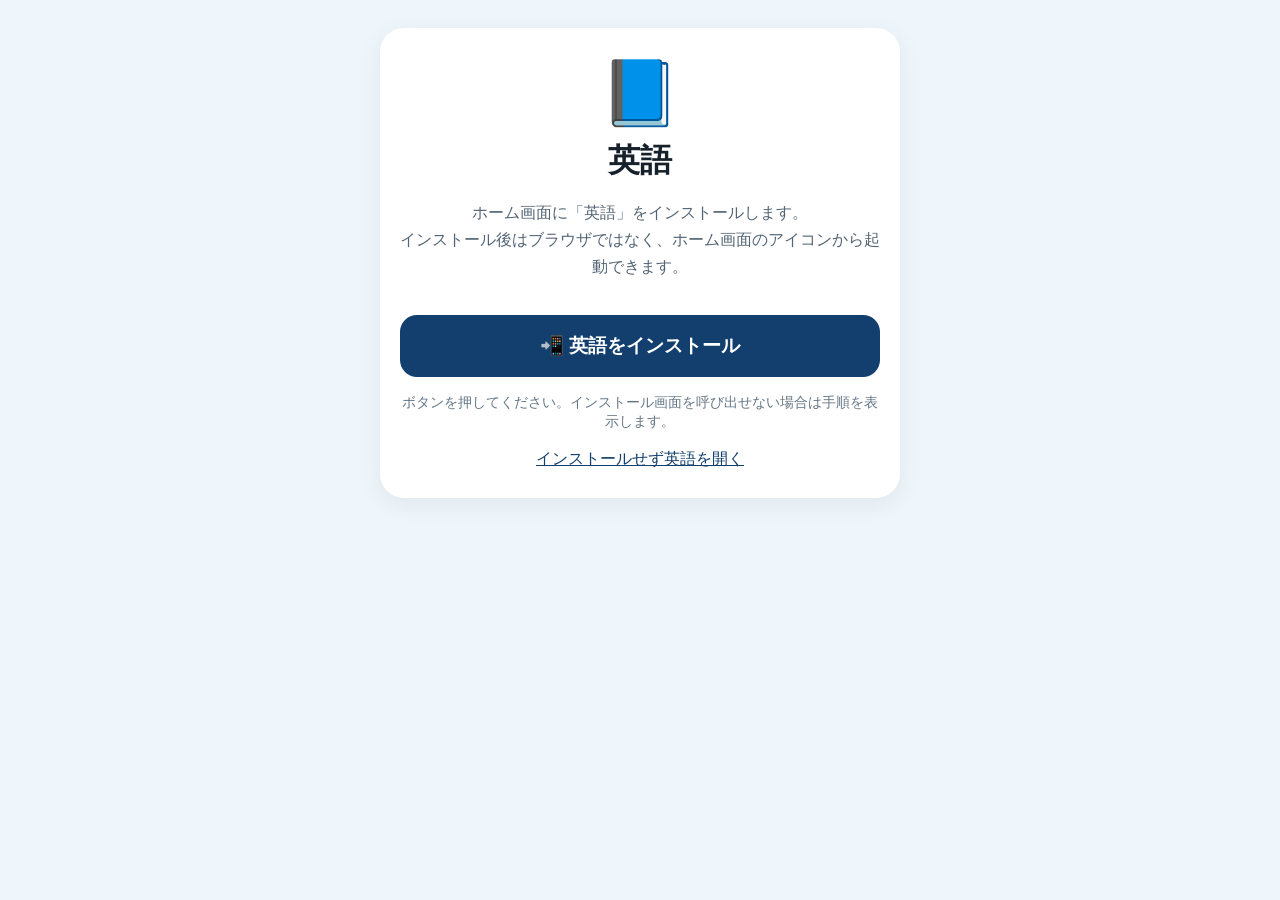
<file: install.html>
<!doctype html><html lang="ja"><head><meta charset="utf-8"><meta name="viewport" content="width=device-width,initial-scale=1,viewport-fit=cover"><meta name="theme-color" content="#123f6d"><title>英語をインストール</title><link rel="manifest" href="./manifest.webmanifest"><style>body{margin:0;font-family:system-ui,-apple-system,"Noto Sans JP",sans-serif;background:#eef6fc;color:#17212b}.wrap{max-width:520px;margin:auto;padding:28px 18px;text-align:center}.card{background:#fff;border-radius:24px;padding:28px 20px;box-shadow:0 6px 24px #0001}.icon{font-size:64px}h1{margin:8px 0}.sub{color:#536474;line-height:1.7}.install{width:100%;min-height:62px;border:0;border-radius:17px;background:#123f6d;color:#fff;font-size:1.2rem;font-weight:800;margin-top:18px}.open{display:block;margin-top:18px;color:#123f6d}.hint{margin-top:16px;font-size:.9rem;color:#657786}</style></head><body><div class="wrap"><div class="card"><div class="icon">📘</div><h1>英語</h1><p class="sub">ホーム画面に「英語」をインストールします。<br>インストール後はブラウザではなく、ホーム画面のアイコンから起動できます。</p><button class="install" id="install">📲 英語をインストール</button><div id="msg" class="hint">ボタンを押すと端末のインストール確認が開きます。</div><a class="open" href="./">インストールせず英語を開く</a></div></div><script>let p=null,b=document.querySelector("#install"),m=document.querySelector("#msg");const standalone=()=>matchMedia("(display-mode: standalone)").matches||navigator.standalone===true;function ready(){if(standalone()){location.replace("./");return}b.disabled=false;m.textContent=p?"「英語をインストール」を押してください。":"ボタンを押してください。インストール画面を呼び出せない場合は手順を表示します。"}window.addEventListener("beforeinstallprompt",e=>{e.preventDefault();p=e;ready()});window.addEventListener("appinstalled",()=>{m.textContent="インストールできました。ホーム画面の「英語」から起動してください。";b.disabled=true;setTimeout(()=>location.replace("./"),1500)});b.onclick=async()=>{if(!p){m.innerHTML="このブラウザでは自動のインストール確認を呼び出せません。<br><b>Chromeで開き、右上︙ →「アプリをインストール」または「ホーム画面に追加」</b>を選んでください。";return}p.prompt();let r=await p.userChoice;if(r.outcome!=="accepted")m.textContent="インストールはキャンセルされました。";p=null;ready()};if("serviceWorker"in navigator)navigator.serviceWorker.register("./sw.js").then(()=>setTimeout(ready,500));ready();</script></body></html>
</file>
